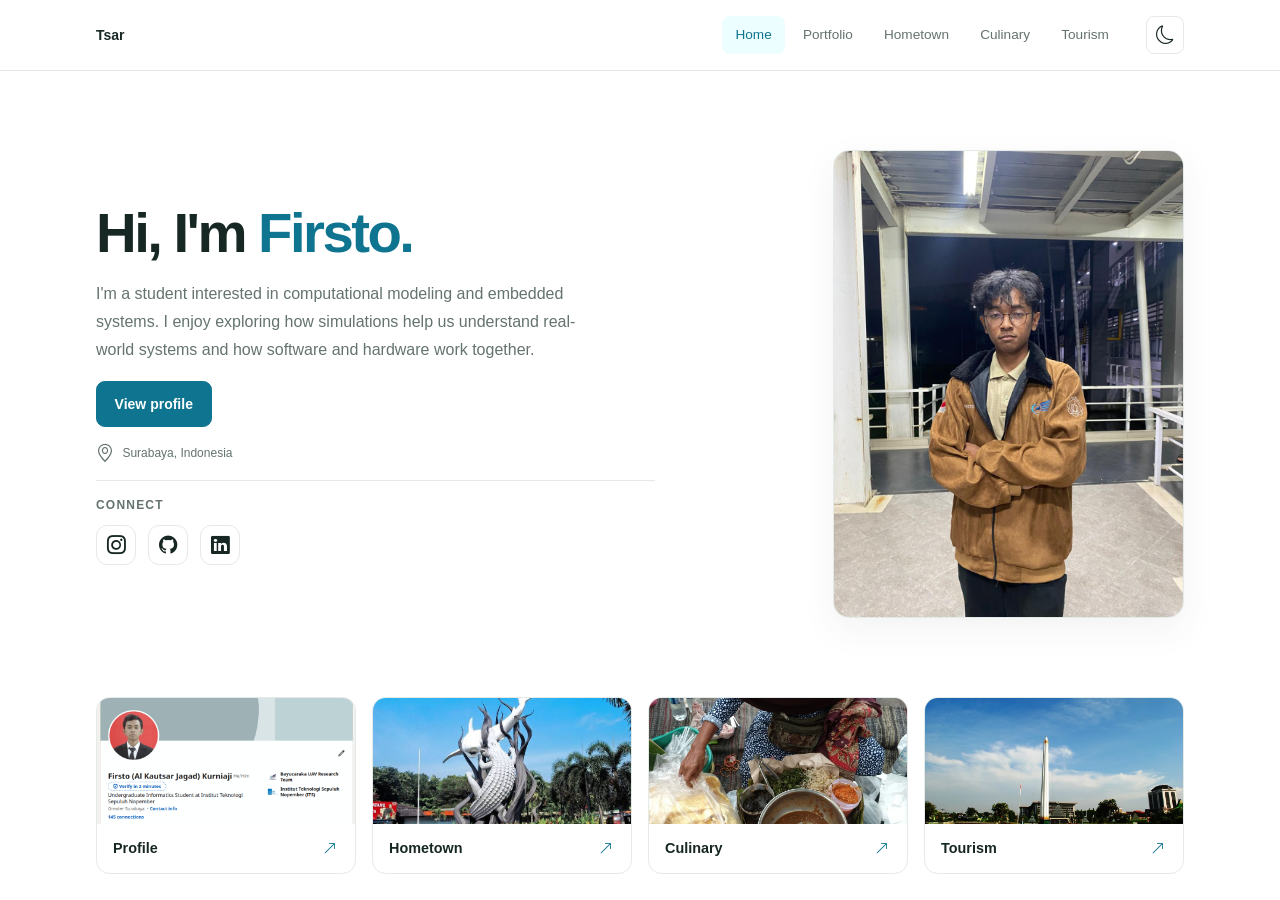
<file: index.html>
<!DOCTYPE html>
<html lang="en">

<head>
  <meta charset="UTF-8">
  <meta http-equiv="refresh" content="0; url=quiz1/">
  <title>Firsto</title>
</head>

<body>
  <a href="quiz1/">Open website</a>
</body>

</html>
</file>
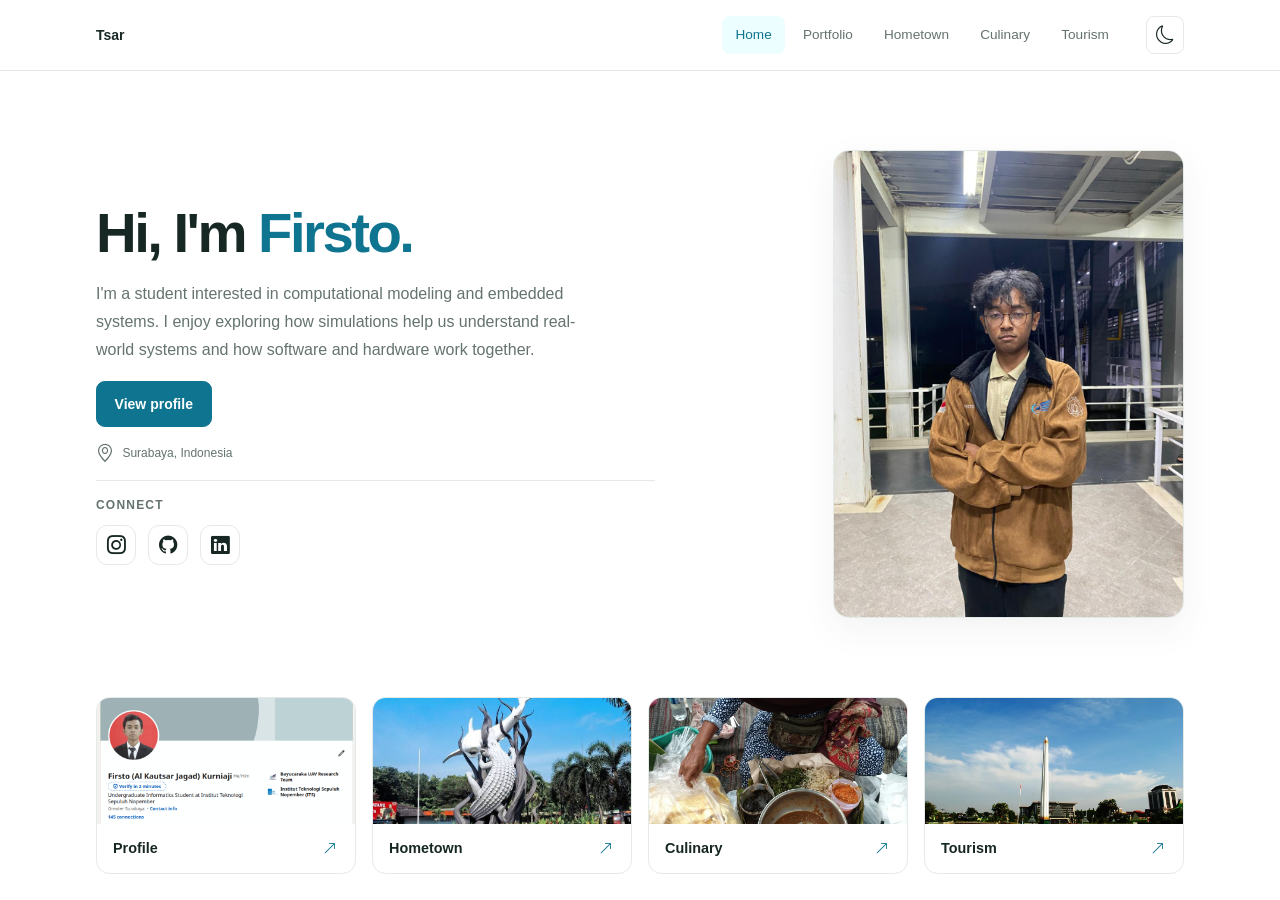
<file: quiz1/index.html>
<!doctype html>
<html lang="en">

<head>
  <meta charset="utf-8">
  <meta name="viewport" content="width=device-width, initial-scale=1">
  <title>Home · Firsto</title>
  <script src="../assets/js/theme.js"></script>
  <link rel="stylesheet" href="../assets/library/tailwindcss/tailwind-4.3.3.css">
  <link rel="stylesheet" href="../assets/library/bootstrap-icons/bootstrap-icons.min.css">
  <link rel="stylesheet" href="../assets/css/base.css">
  <link rel="stylesheet" href="../assets/css/hero.css">
  <link rel="stylesheet" href="../assets/css/nav-card.css">
  <script src="../assets/library/jquery/jquery-4.0.0.min.js" defer></script>
  <script src="../assets/js/site.js" defer></script>
</head>

<body id="top" data-page="home" class="font-sans antialiased">
  <a class="skip-link rounded-lg" href="#main">Skip to content</a>
  <header id="site-header" class="site-header line sticky top-0 z-30 border-b">
    <div class="mx-auto flex max-w-6xl items-center justify-between gap-4 px-6 py-4 lg:px-8">
      <a href="index.html" class="flex min-w-0 items-center gap-3" aria-label="Tsar home">
        <span class="truncate text-sm font-semibold">Tsar</span>
      </a>
      <div class="flex shrink-0 items-center gap-3 sm:gap-6">
        <nav class="hidden items-center gap-1 md:flex" aria-label="Main navigation">
          <a class="nav-link" href="index.html" aria-current="page">Home</a>
          <a class="nav-link" href="profile/index.html">Portfolio</a>
          <a class="nav-link" href="hometown/index.html">Hometown</a>
          <a class="nav-link" href="food/index.html">Culinary</a>
          <a class="nav-link" href="tourist/index.html">Tourism</a>
        </nav>
        <button class="theme-button" id="theme-toggle" type="button" aria-label="Dark theme" aria-pressed="false"
          hidden>
          <span data-theme-icon="light"><i class="bi bi-moon icon" aria-hidden="true"></i></span>
          <span data-theme-icon="dark" hidden><i class="bi bi-sun icon" aria-hidden="true"></i></span>
        </button>
      </div>
    </div>
    <nav id="mobile-menu" class="line flex flex-wrap gap-1 border-t px-6 py-3 md:hidden" aria-label="Mobile navigation">
      <a class="nav-link inline-block" href="index.html" aria-current="page">Home</a>
      <a class="nav-link inline-block" href="profile/index.html">Portfolio</a>
      <a class="nav-link inline-block" href="hometown/index.html">Hometown</a>
      <a class="nav-link inline-block" href="food/index.html">Culinary</a>
      <a class="nav-link inline-block" href="tourist/index.html">Tourism</a>
    </nav>
  </header>
  <main id="main" class="home-shell">
    <section
      class="home-hero mx-auto grid max-w-6xl items-center gap-12 px-6 py-16 md:grid-cols-[1.2fr_1fr] lg:gap-16 lg:px-8 lg:py-24"
      aria-labelledby="hero-title">
      <div class="min-w-0">
        <h1 id="hero-title"
          class="hero-name text-5xl font-semibold leading-[1.08] tracking-[-0.045em] sm:text-6xl lg:text-7xl">
          Hi, I'm <span class="accent">Firsto.</span></h1>
        <p class="muted mt-6 max-w-lg text-base leading-8">I'm a student interested in computational modeling and
          embedded systems. I enjoy exploring how simulations help us understand real-world systems and how software
          and hardware work together.</p>
        <div class="mt-8 flex flex-wrap gap-3">
          <a href="profile/index.html" class="button button-primary">View profile</a>
        </div>
        <p class="muted mt-8 flex items-center gap-2 text-xs"><i class="bi bi-geo-alt icon"
            aria-hidden="true"></i><span>Surabaya, Indonesia</span> </p>

        <section id="contact" class="line mt-8 border-t pt-6" aria-labelledby="connect-title">
          <h2 id="connect-title" class="muted text-xs font-semibold tracking-widest uppercase">Connect</h2>
          <div class="mt-4 flex gap-3">
            <a class="social-link" href="https://www.instagram.com/f_.orang" target="_blank" rel="noopener noreferrer"
              aria-label="Instagram">
              <i class="bi bi-instagram icon" aria-hidden="true"></i>
            </a>
            <a class="social-link" href="https://github.com/tsarvib" target="_blank" rel="noopener noreferrer"
              aria-label="GitHub">
              <i class="bi bi-github icon" aria-hidden="true"></i>
            </a>
            <a class="social-link" href="https://www.linkedin.com/in/firsto-kurniaji-637a05359/" target="_blank"
              rel="noopener noreferrer" aria-label="LinkedIn">
              <i class="bi bi-linkedin icon" aria-hidden="true"></i>
            </a>
          </div>
        </section>
      </div>

      <div class="profile-card hero-photo-card line rounded-2xl border">
        <div class="hero-portrait-frame">
          <img class="hero-portrait" src="../assets/img/fotodiri.jpg" alt="Portrait of Firsto" width="600" height="750">
        </div>
      </div>
    </section>

    <nav class="home-card-nav mx-auto max-w-6xl px-6 lg:px-8" aria-label="Explore the website">
      <a class="section-card" href="profile/index.html">
        <img class="section-card-image" src="../assets/img/nav-cards/portfolio.png" alt="Firsto's LinkedIn profile" width="810" height="516">
        <span class="section-card-label">Profile <i class="bi bi-arrow-up-right icon" aria-hidden="true"></i></span>
      </a>
      <a class="section-card" href="hometown/index.html">
        <img class="section-card-image" src="../assets/img/nav-cards/surabaya.png" alt="Sura and Baya monument in Surabaya" width="679" height="451">
        <span class="section-card-label">Hometown <i class="bi bi-arrow-up-right icon" aria-hidden="true"></i></span>
      </a>
      <a class="section-card" href="food/index.html">
        <img class="section-card-image" src="../assets/img/food/semanggi.webp" alt="A vendor preparing Semanggi Surabaya" width="600" height="400">
        <span class="section-card-label">Culinary <i class="bi bi-arrow-up-right icon" aria-hidden="true"></i></span>
      </a>
      <a class="section-card" href="tourist/index.html">
        <img class="section-card-image" src="../assets/img/tourist/tugupahlawan.webp" alt="Tugu Pahlawan in Surabaya" width="600" height="400">
        <span class="section-card-label">Tourism <i class="bi bi-arrow-up-right icon" aria-hidden="true"></i></span>
      </a>
    </nav>
  </main>

</body>

</html>
</file>
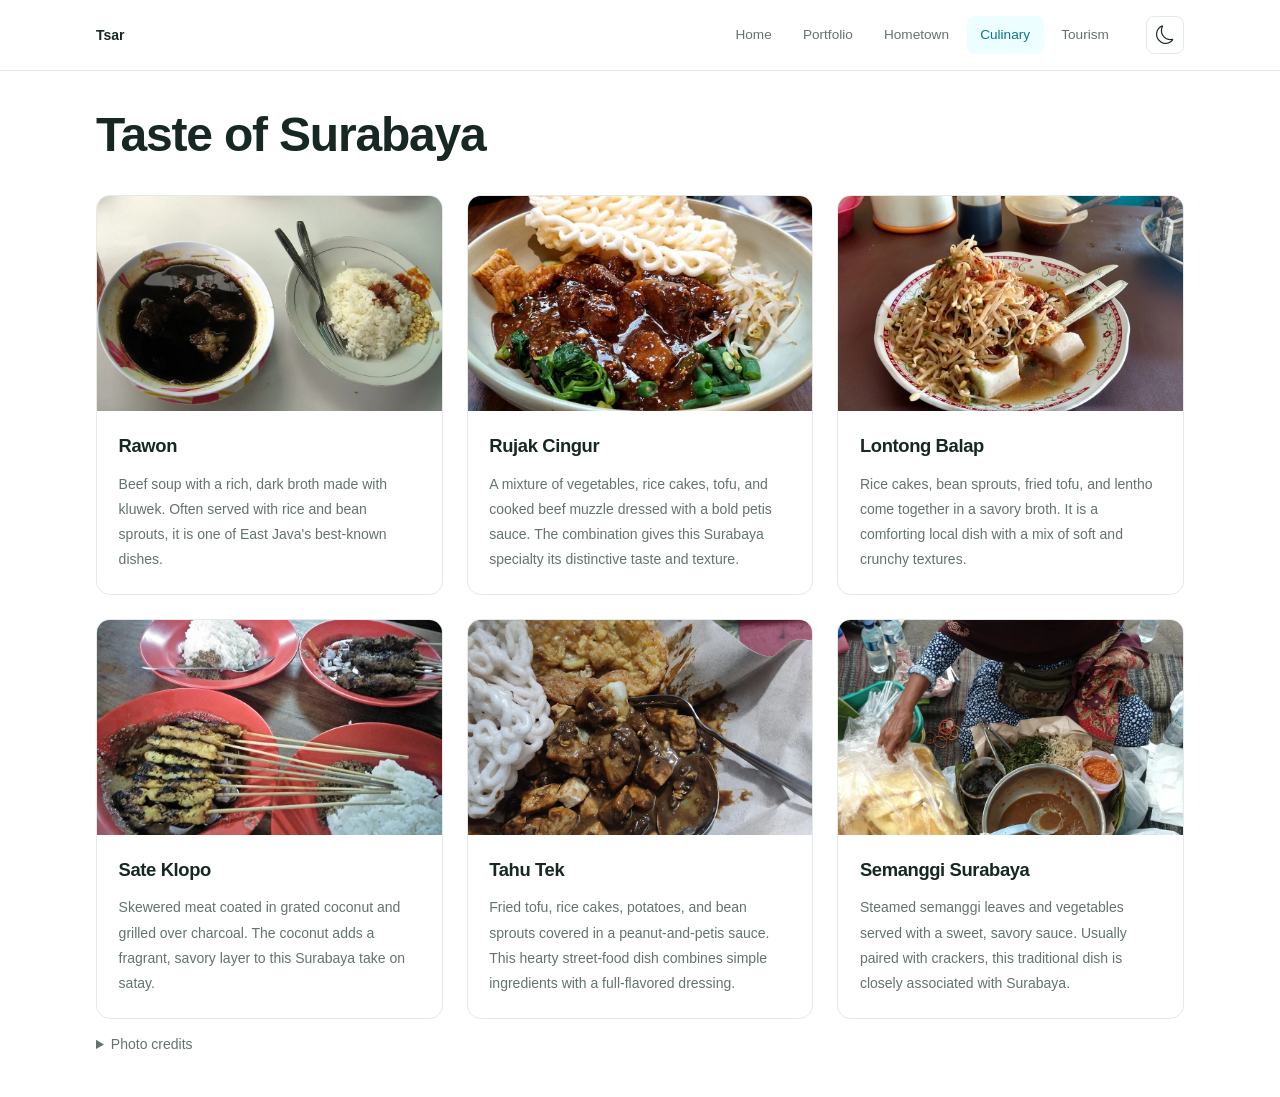
<file: quiz1/food/index.html>
<!doctype html>
<html lang="en">
<head>
  <meta charset="utf-8">
  <meta name="viewport" content="width=device-width, initial-scale=1">
  <title>Culinary · Tsar</title>
  <script src="../../assets/js/theme.js"></script>
  <link rel="stylesheet" href="../../assets/library/tailwindcss/tailwind-4.3.3.css">
  <link rel="stylesheet" href="../../assets/library/bootstrap-icons/bootstrap-icons.min.css">
  <link rel="stylesheet" href="../../assets/css/base.css">
  <link rel="stylesheet" href="../../assets/css/card-grid.css">
  <script src="../../assets/library/jquery/jquery-4.0.0.min.js" defer></script>
  <script src="../../assets/js/site.js" defer></script>
</head>
<body id="top" data-page="food" class="font-sans antialiased">
  <a class="skip-link rounded-lg" href="#main">Skip to content</a>
  <header id="site-header" class="site-header line sticky top-0 z-30 border-b">
    <div class="mx-auto flex max-w-6xl items-center justify-between gap-4 px-6 py-4 lg:px-8">
      <a href="../index.html" class="flex min-w-0 items-center gap-3" aria-label="Tsar home">
        <span class="truncate text-sm font-semibold">Tsar</span>
      </a>
      <div class="flex shrink-0 items-center gap-3 sm:gap-6">
        <nav class="hidden items-center gap-1 md:flex" aria-label="Main navigation">
          <a class="nav-link" href="../index.html">Home</a>
          <a class="nav-link" href="../profile/index.html">Portfolio</a>
          <a class="nav-link" href="../hometown/index.html">Hometown</a>
          <a class="nav-link" href="../food/index.html" aria-current="page">Culinary</a>
          <a class="nav-link" href="../tourist/index.html">Tourism</a>
        </nav>
        <button class="theme-button" id="theme-toggle" type="button" aria-label="Dark theme" aria-pressed="false" hidden>
          <span data-theme-icon="light"><i class="bi bi-moon icon" aria-hidden="true"></i></span>
          <span data-theme-icon="dark" hidden><i class="bi bi-sun icon" aria-hidden="true"></i></span>
        </button>
      </div>
    </div>
    <nav id="mobile-menu" class="line flex flex-wrap gap-1 border-t px-6 py-3 md:hidden" aria-label="Mobile navigation">
          <a class="nav-link inline-block" href="../index.html">Home</a>
          <a class="nav-link inline-block" href="../profile/index.html">Portfolio</a>
          <a class="nav-link inline-block" href="../hometown/index.html">Hometown</a>
          <a class="nav-link inline-block" href="../food/index.html" aria-current="page">Culinary</a>
          <a class="nav-link inline-block" href="../tourist/index.html">Tourism</a>
    </nav>
  </header>
  <main id="main" class="mx-auto max-w-6xl px-6 py-10 lg:px-8">
    <header class="collection-intro">
      <h1 class="text-4xl font-semibold tracking-tight sm:text-5xl">Taste of Surabaya</h1>
    </header>

    <div class="destination-grid">

      <article class="destination-card">
        <img class="destination-photo" src="../../assets/img/food/rawon.webp" alt="Rawon" width="600" height="375" loading="lazy">
        <div class="destination-content">
          <h2 class="destination-name">Rawon</h2>
          <p class="destination-description">Beef soup with a rich, dark broth made with kluwek. Often served with rice and bean sprouts, it is one of East Java&#x27;s best-known dishes.</p>
        </div>
      </article>

      <article class="destination-card">
        <img class="destination-photo" src="../../assets/img/food/rujakcingur.webp" alt="Rujak Cingur" width="600" height="375" loading="lazy">
        <div class="destination-content">
          <h2 class="destination-name">Rujak Cingur</h2>
          <p class="destination-description">A mixture of vegetables, rice cakes, tofu, and cooked beef muzzle dressed with a bold petis sauce. The combination gives this Surabaya specialty its distinctive taste and texture.</p>
        </div>
      </article>

      <article class="destination-card">
        <img class="destination-photo" src="../../assets/img/food/lontongbalap.webp" alt="Lontong Balap" width="600" height="375" loading="lazy">
        <div class="destination-content">
          <h2 class="destination-name">Lontong Balap</h2>
          <p class="destination-description">Rice cakes, bean sprouts, fried tofu, and lentho come together in a savory broth. It is a comforting local dish with a mix of soft and crunchy textures.</p>
        </div>
      </article>

      <article class="destination-card">
        <img class="destination-photo" src="../../assets/img/food/sateklopo.webp" alt="Sate Klopo" width="600" height="375" loading="lazy">
        <div class="destination-content">
          <h2 class="destination-name">Sate Klopo</h2>
          <p class="destination-description">Skewered meat coated in grated coconut and grilled over charcoal. The coconut adds a fragrant, savory layer to this Surabaya take on satay.</p>
        </div>
      </article>

      <article class="destination-card">
        <img class="destination-photo" src="../../assets/img/food/tahutek.webp" alt="Tahu Tek" width="600" height="375" loading="lazy">
        <div class="destination-content">
          <h2 class="destination-name">Tahu Tek</h2>
          <p class="destination-description">Fried tofu, rice cakes, potatoes, and bean sprouts covered in a peanut-and-petis sauce. This hearty street-food dish combines simple ingredients with a full-flavored dressing.</p>
        </div>
      </article>

      <article class="destination-card">
        <img class="destination-photo" src="../../assets/img/food/semanggi.webp" alt="A vendor preparing Semanggi Surabaya with vegetables and sauce" width="600" height="375" loading="lazy">
        <div class="destination-content">
          <h2 class="destination-name">Semanggi Surabaya</h2>
          <p class="destination-description">Steamed semanggi leaves and vegetables served with a sweet, savory sauce. Usually paired with crackers, this traditional dish is closely associated with Surabaya.</p>
        </div>
      </article>
    </div>
    <details class="destination-description">
      <summary>Photo credits</summary>
        <p><a class="destination-link" href="https://commons.wikimedia.org/wiki/File:Rawon_Setan.jpg" target="_blank" rel="noopener noreferrer">rawon</a> — christian r from Jakarta, <a href="https://creativecommons.org/licenses/by-sa/2.0" target="_blank" rel="noopener noreferrer">CC BY-SA 2.0</a>; cropped and resized.</p>
        <p><a class="destination-link" href="https://commons.wikimedia.org/wiki/File:Rujak_Cingur_khas_Jawa_Timur,Indonesia_dengan_kombinasi_sayuran_dan_kerupuk_sebagai_pelengkap.jpg" target="_blank" rel="noopener noreferrer">rujakcingur</a> — Kakakku keren, <a href="https://creativecommons.org/licenses/by-sa/4.0" target="_blank" rel="noopener noreferrer">CC BY-SA 4.0</a>; cropped and resized.</p>
        <p><a class="destination-link" href="https://commons.wikimedia.org/wiki/File:20170125_105849283_Lontong_balap.jpg" target="_blank" rel="noopener noreferrer">lontongbalap</a> — Lasthib, <a href="https://creativecommons.org/licenses/by-sa/4.0" target="_blank" rel="noopener noreferrer">CC BY-SA 4.0</a>; cropped and resized.</p>
        <p><a class="destination-link" href="https://commons.wikimedia.org/wiki/File:Sate_Kelapa.jpg" target="_blank" rel="noopener noreferrer">sateklopo</a> — Fitri Penyalai, <a href="https://creativecommons.org/licenses/by-sa/4.0" target="_blank" rel="noopener noreferrer">CC BY-SA 4.0</a>; cropped and resized.</p>
        <p><a class="destination-link" href="https://commons.wikimedia.org/wiki/File:Tahu_Th%C3%A8g_Tahu_Bumbu_Lonthong_Bumbu_atau_Tahu_Tek_Tahu_Telor.jpg" target="_blank" rel="noopener noreferrer">tahutek</a> — Fhikri Latifi, <a href="http://creativecommons.org/publicdomain/zero/1.0/deed.en" target="_blank" rel="noopener noreferrer">CC0</a>; cropped and resized.</p>
        <p><a class="destination-link" href="https://commons.wikimedia.org/wiki/File:20161130_100547989_Semanggi.jpg" target="_blank" rel="noopener noreferrer">semanggi</a> — Lasthib, <a href="https://creativecommons.org/licenses/by-sa/4.0" target="_blank" rel="noopener noreferrer">CC BY-SA 4.0</a>; cropped and resized.</p>
    </details>
  </main>
</body>
</html>
</file>
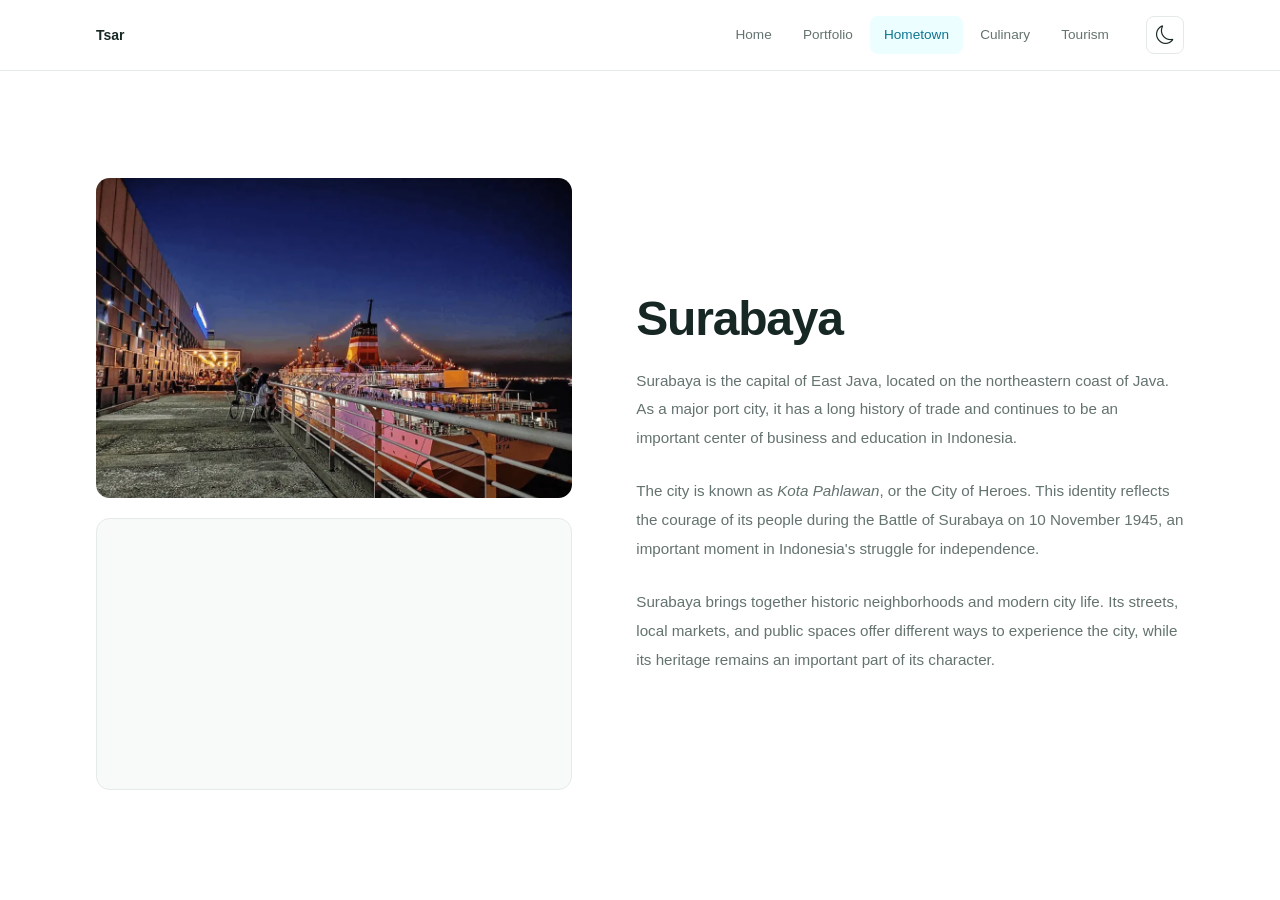
<file: quiz1/hometown/index.html>
<!doctype html>
<html lang="en">
<head>
  <meta charset="utf-8">
  <meta name="viewport" content="width=device-width, initial-scale=1">
  <title>Hometown · Tsar</title>
  <script src="../../assets/js/theme.js"></script>
  <link rel="stylesheet" href="../../assets/library/tailwindcss/tailwind-4.3.3.css">
  <link rel="stylesheet" href="../../assets/library/bootstrap-icons/bootstrap-icons.min.css">
  <link rel="stylesheet" href="../../assets/css/base.css">
  <link rel="stylesheet" href="../../assets/css/pages/hometown.css">
  <script src="../../assets/library/jquery/jquery-4.0.0.min.js" defer></script>
  <script src="../../assets/js/site.js" defer></script>
</head>
<body id="top" data-page="hometown" class="font-sans antialiased">
  <a class="skip-link rounded-lg" href="#main">Skip to content</a>
  <header id="site-header" class="site-header line sticky top-0 z-30 border-b">
    <div class="mx-auto flex max-w-6xl items-center justify-between gap-4 px-6 py-4 lg:px-8">
      <a href="../index.html" class="flex min-w-0 items-center gap-3" aria-label="Tsar home">
        <span class="truncate text-sm font-semibold">Tsar</span>
      </a>
      <div class="flex shrink-0 items-center gap-3 sm:gap-6">
        <nav class="hidden items-center gap-1 md:flex" aria-label="Main navigation">
          <a class="nav-link" href="../index.html">Home</a>
          <a class="nav-link" href="../profile/index.html">Portfolio</a>
          <a class="nav-link" href="../hometown/index.html" aria-current="page">Hometown</a>
          <a class="nav-link" href="../food/index.html">Culinary</a>
          <a class="nav-link" href="../tourist/index.html">Tourism</a>
        </nav>
        <button class="theme-button" id="theme-toggle" type="button" aria-label="Dark theme" aria-pressed="false" hidden>
          <span data-theme-icon="light"><i class="bi bi-moon icon" aria-hidden="true"></i></span>
          <span data-theme-icon="dark" hidden><i class="bi bi-sun icon" aria-hidden="true"></i></span>
        </button>
      </div>
    </div>
    <nav id="mobile-menu" class="line flex flex-wrap gap-1 border-t px-6 py-3 md:hidden" aria-label="Mobile navigation">
          <a class="nav-link inline-block" href="../index.html">Home</a>
          <a class="nav-link inline-block" href="../profile/index.html">Portfolio</a>
          <a class="nav-link inline-block" href="../hometown/index.html" aria-current="page">Hometown</a>
          <a class="nav-link inline-block" href="../food/index.html">Culinary</a>
          <a class="nav-link inline-block" href="../tourist/index.html">Tourism</a>
    </nav>
  </header>
  <main id="main" class="hometown-page mx-auto max-w-6xl px-6 py-10 lg:px-8">
    <div class="hometown-layout">
      <div class="hometown-media">
        <img class="hometown-photo" src="../../assets/img/tourist/surabayanorthquay.webp"
          alt="Surabaya North Quay" width="600" height="400">
        <iframe class="hometown-map"
          src="https://www.google.com/maps?q=Surabaya%2C%20East%20Java%2C%20Indonesia&amp;z=12&amp;output=embed"
          title="Interactive map of Surabaya, East Java, Indonesia"
          loading="lazy" referrerpolicy="no-referrer-when-downgrade" allowfullscreen></iframe>
      </div>

      <section class="hometown-description" aria-labelledby="hometown-title">
        <h1 id="hometown-title" class="text-4xl font-semibold tracking-tight sm:text-5xl">Surabaya</h1>

        <p>Surabaya is the capital of East Java, located on the northeastern coast of Java. As a major port city, it has a long history of trade and continues to be an important center of business and education in Indonesia.</p>
        <p>The city is known as <em>Kota Pahlawan</em>, or the City of Heroes. This identity reflects the courage of its people during the Battle of Surabaya on 10 November 1945, an important moment in Indonesia's struggle for independence.</p>
        <p>Surabaya brings together historic neighborhoods and modern city life. Its streets, local markets, and public spaces offer different ways to experience the city, while its heritage remains an important part of its character.</p>
      </section>
    </div>
  </main>
</body>
</html>
</file>
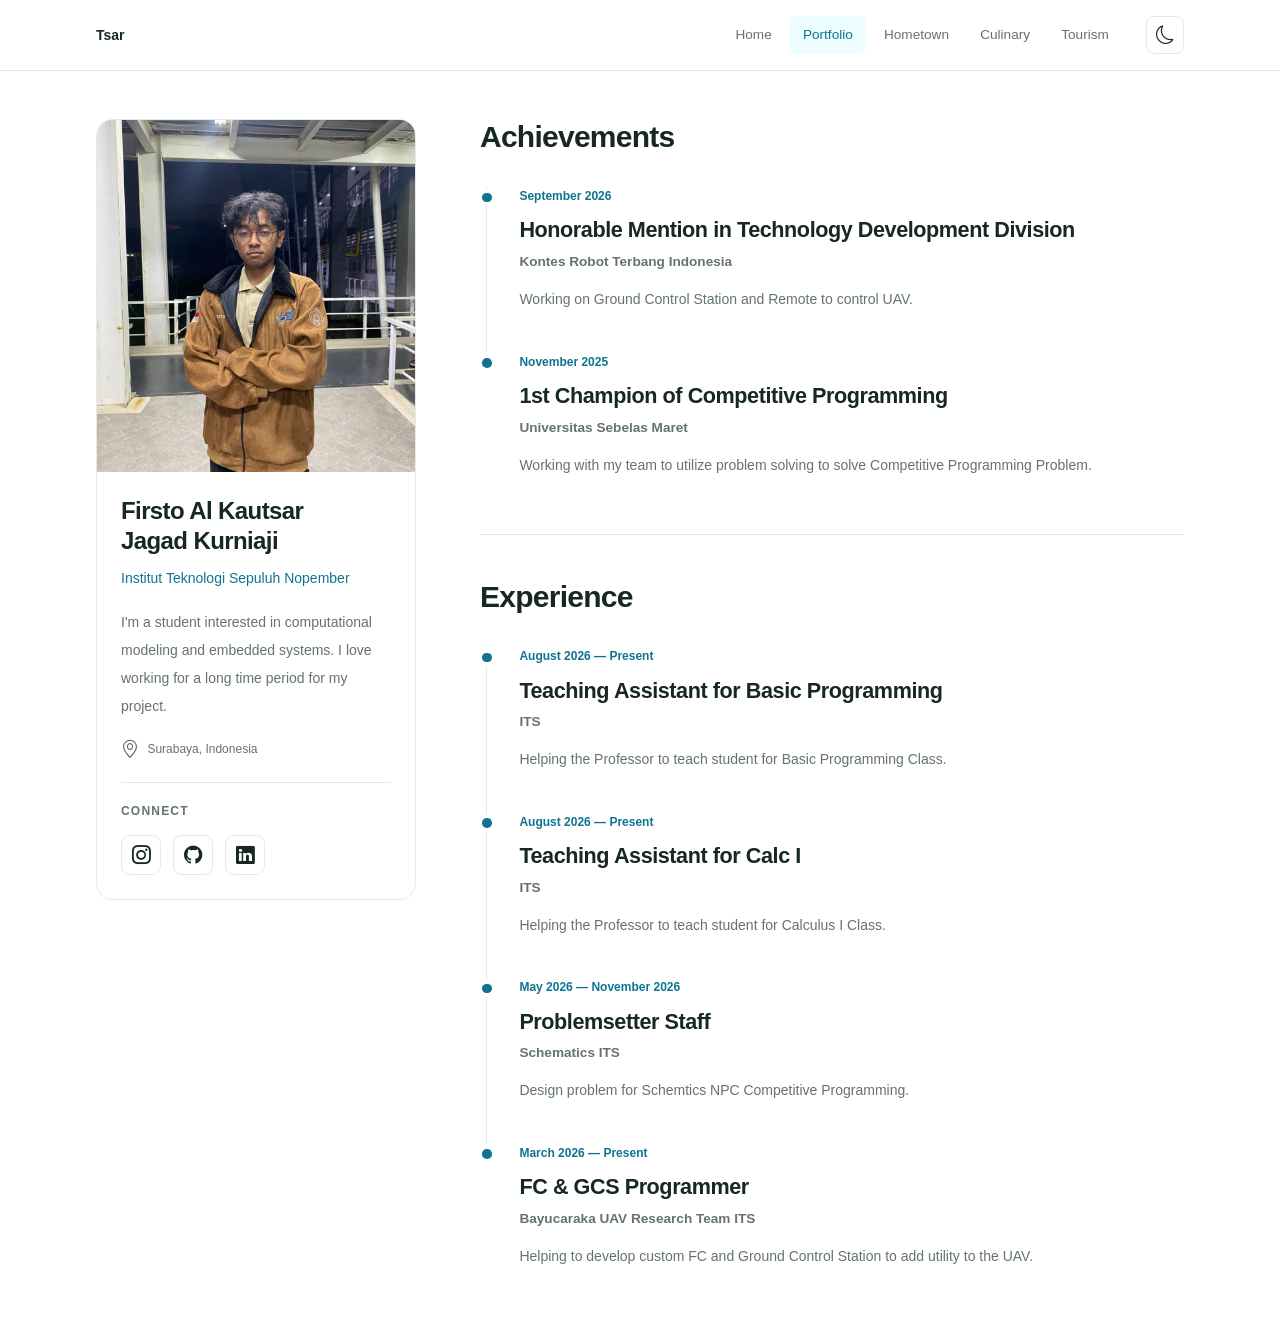
<file: quiz1/profile/index.html>
<!doctype html>
<html lang="en">

<head>
  <meta charset="utf-8">
  <meta name="viewport" content="width=device-width, initial-scale=1">
  <meta name="description" content="Get to know Firsto: a personal introduction, achievements, and experience.">
  <title>Profile · Firsto</title>
  <script src="../../assets/js/theme.js"></script>
  <link rel="stylesheet" href="../../assets/library/tailwindcss/tailwind-4.3.3.css">
  <link rel="stylesheet" href="../../assets/library/bootstrap-icons/bootstrap-icons.min.css">
  <link rel="stylesheet" href="../../assets/css/base.css">
  <link rel="stylesheet" href="../../assets/css/pages/profile.css">
  <script src="../../assets/library/jquery/jquery-4.0.0.min.js" defer></script>
  <script src="../../assets/js/site.js" defer></script>
</head>

<body id="top" data-page="portfolio" class="font-sans antialiased">
  <a class="skip-link rounded-lg" href="#main">Skip to content</a>
  <header id="site-header" class="site-header line sticky top-0 z-30 border-b">
    <div class="mx-auto flex max-w-6xl items-center justify-between gap-4 px-6 py-4 lg:px-8">
      <a href="../index.html" class="flex min-w-0 items-center gap-3" aria-label="Tsar home">
        <span class="truncate text-sm font-semibold">Tsar</span>
      </a>
      <div class="flex shrink-0 items-center gap-3 sm:gap-6">
        <nav class="hidden items-center gap-1 md:flex" aria-label="Main navigation">
          <a class="nav-link" href="../index.html">Home</a>
          <a class="nav-link" href="../profile/index.html" aria-current="page">Portfolio</a>
          <a class="nav-link" href="../hometown/index.html">Hometown</a>
          <a class="nav-link" href="../food/index.html">Culinary</a>
          <a class="nav-link" href="../tourist/index.html">Tourism</a>
        </nav>
        <button class="theme-button" id="theme-toggle" type="button" aria-label="Dark theme" aria-pressed="false"
          hidden>
          <span data-theme-icon="light"><i class="bi bi-moon icon" aria-hidden="true"></i></span>
          <span data-theme-icon="dark" hidden><i class="bi bi-sun icon" aria-hidden="true"></i></span>
        </button>
      </div>
    </div>
    <nav id="mobile-menu" class="line flex flex-wrap gap-1 border-t px-6 py-3 md:hidden" aria-label="Mobile navigation">
      <a class="nav-link inline-block" href="../index.html">Home</a>
      <a class="nav-link inline-block" href="../profile/index.html" aria-current="page">Portfolio</a>
      <a class="nav-link inline-block" href="../hometown/index.html">Hometown</a>
      <a class="nav-link inline-block" href="../food/index.html">Culinary</a>
      <a class="nav-link inline-block" href="../tourist/index.html">Tourism</a>
    </nav>
  </header>
  <main id="main" class="mx-auto max-w-6xl px-6 py-10 lg:px-8 lg:py-12">
    <div class="profile-layout">

      <aside class="profile-sidebar" aria-labelledby="profile-name">
        <div class="profile-summary line rounded-2xl border">
          <div class="profile-photo-frame">

            <img class="profile-photo" src="../../assets/img/fotodiri.jpg" width="600" height="750">
          </div>
          <div class="p-6">
            <h1 id="profile-name" class="text-2xl font-semibold leading-tight tracking-tight">Firsto Al Kautsar<br>Jagad
              Kurniaji</h1>
            <p class="accent mt-3 text-sm font-medium">Institut Teknologi Sepuluh Nopember</p>
            <p class="muted mt-5 text-sm leading-7">I'm a student interested in computational modeling and embedded
              systems. I love working for a long time period for my project.</p>
            <p class="muted mt-5 flex items-center gap-2 text-xs">
              <i class="bi bi-geo-alt icon" aria-hidden="true"></i>Surabaya, Indonesia
            </p>

            <section id="contact" class="line mt-6 border-t pt-5" aria-labelledby="connect-title">
              <h2 id="connect-title" class="muted text-xs font-semibold uppercase tracking-widest">Connect</h2>
              <div class="mt-4 flex gap-3">

                <a class="profile-social" href="https://www.instagram.com/" target="_blank" rel="noopener noreferrer"
                  aria-label="Instagram"><i class="bi bi-instagram icon" aria-hidden="true"></i></a>
                <a class="profile-social" href="https://github.com/" target="_blank" rel="noopener noreferrer"
                  aria-label="GitHub"><i class="bi bi-github icon" aria-hidden="true"></i></a>
                <a class="profile-social" href="https://www.linkedin.com/" target="_blank" rel="noopener noreferrer"
                  aria-label="LinkedIn"><i class="bi bi-linkedin icon" aria-hidden="true"></i></a>
              </div>
            </section>
          </div>
        </div>
      </aside>

      <div class="profile-history">
        <section id="achievements" aria-labelledby="achievements-title">
          <div class="profile-section-heading">
            <h2 id="achievements-title" class="text-2xl font-semibold tracking-tight sm:text-3xl">Achievements</h2>
          </div>
          <ol class="profile-timeline">

            <li class="timeline-item">
              <p class="timeline-date">September 2026</p>
              <h3 class="timeline-title">Honorable Mention in Technology Development Division</h3>
              <p class="timeline-organization">Kontes Robot Terbang Indonesia</p>
              <p class="timeline-description">Working on Ground Control Station and Remote to control UAV.</p>
            </li>
            <li class="timeline-item">
              <p class="timeline-date">November 2025</p>
              <h3 class="timeline-title">1st Champion of Competitive Programming</h3>
              <p class="timeline-organization">Universitas Sebelas Maret</p>
              <p class="timeline-description">Working with my team to utilize problem solving to solve Competitive
                Programming Problem.</p>
            </li>
          </ol>
        </section>

        <section id="experience" class="profile-experience" aria-labelledby="experience-title">
          <div class="profile-section-heading">
            <h2 id="experience-title" class="text-2xl font-semibold tracking-tight sm:text-3xl">Experience</h2>
          </div>
          <ol id="experience-list" class="profile-timeline">
            <li class="timeline-item">
              <p class="timeline-date">August 2026 — Present</p>
              <h3 class="timeline-title">Teaching Assistant for Basic Programming</h3>
              <p class="timeline-organization">ITS</p>
              <p class="timeline-description">Helping the Professor to teach student for Basic Programming Class.</p>
            </li>
            <li class="timeline-item">
              <p class="timeline-date">August 2026 — Present</p>
              <h3 class="timeline-title">Teaching Assistant for Calc I</h3>
              <p class="timeline-organization">ITS</p>
              <p class="timeline-description">Helping the Professor to teach student for Calculus I Class.</p>
            </li>
            <li class="timeline-item">
              <p class="timeline-date">May 2026 — November 2026</p>
              <h3 class="timeline-title">Problemsetter Staff</h3>
              <p class="timeline-organization">Schematics ITS</p>
              <p class="timeline-description">Design problem for Schemtics NPC Competitive Programming.</p>
            </li>
            <li class="timeline-item">
              <p class="timeline-date">March 2026 — Present</p>
              <h3 class="timeline-title">FC & GCS Programmer</h3>
              <p class="timeline-organization">Bayucaraka UAV Research Team ITS</p>
              <p class="timeline-description">Helping to develop custom FC and Ground Control Station to add utility to
                the UAV.</p>
            </li>
          </ol>
        </section>
      </div>
    </div>
  </main>
</body>

</html>
</file>
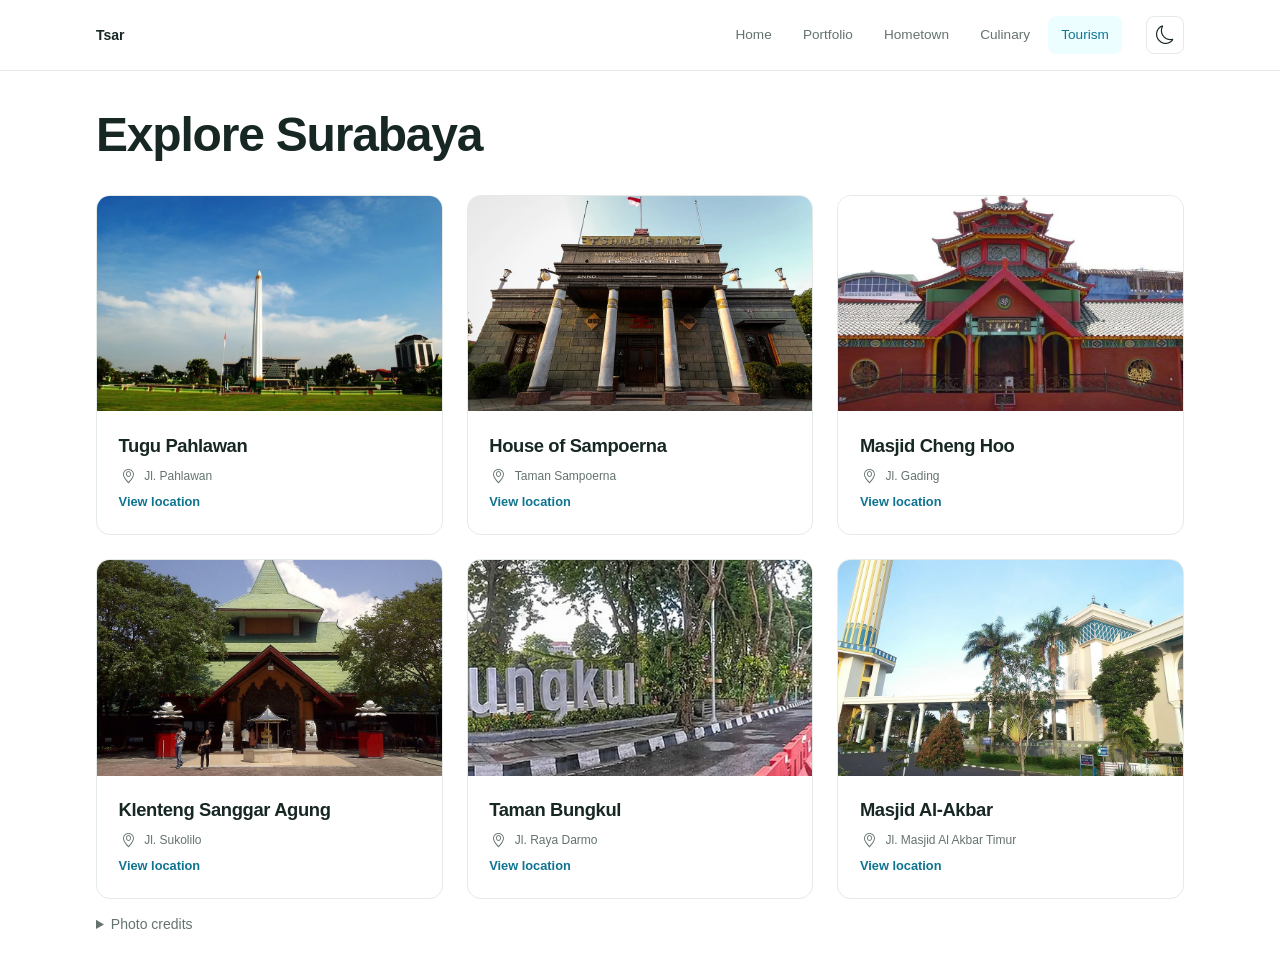
<file: quiz1/tourist/index.html>
<!doctype html>
<html lang="en">
<head>
  <meta charset="utf-8">
  <meta name="viewport" content="width=device-width, initial-scale=1">
  <title>Tourism · Tsar</title>
  <script src="../../assets/js/theme.js"></script>
  <link rel="stylesheet" href="../../assets/library/tailwindcss/tailwind-4.3.3.css">
  <link rel="stylesheet" href="../../assets/library/bootstrap-icons/bootstrap-icons.min.css">
  <link rel="stylesheet" href="../../assets/css/base.css">
  <link rel="stylesheet" href="../../assets/css/card-grid.css">
  <script src="../../assets/library/jquery/jquery-4.0.0.min.js" defer></script>
  <script src="../../assets/js/site.js" defer></script>
</head>
<body id="top" data-page="tourist" class="font-sans antialiased">
  <a class="skip-link rounded-lg" href="#main">Skip to content</a>
  <header id="site-header" class="site-header line sticky top-0 z-30 border-b">
    <div class="mx-auto flex max-w-6xl items-center justify-between gap-4 px-6 py-4 lg:px-8">
      <a href="../index.html" class="flex min-w-0 items-center gap-3" aria-label="Tsar home">
        <span class="truncate text-sm font-semibold">Tsar</span>
      </a>
      <div class="flex shrink-0 items-center gap-3 sm:gap-6">
        <nav class="hidden items-center gap-1 md:flex" aria-label="Main navigation">
          <a class="nav-link" href="../index.html">Home</a>
          <a class="nav-link" href="../profile/index.html">Portfolio</a>
          <a class="nav-link" href="../hometown/index.html">Hometown</a>
          <a class="nav-link" href="../food/index.html">Culinary</a>
          <a class="nav-link" href="../tourist/index.html" aria-current="page">Tourism</a>
        </nav>
        <button class="theme-button" id="theme-toggle" type="button" aria-label="Dark theme" aria-pressed="false" hidden>
          <span data-theme-icon="light"><i class="bi bi-moon icon" aria-hidden="true"></i></span>
          <span data-theme-icon="dark" hidden><i class="bi bi-sun icon" aria-hidden="true"></i></span>
        </button>
      </div>
    </div>
    <nav id="mobile-menu" class="line flex flex-wrap gap-1 border-t px-6 py-3 md:hidden" aria-label="Mobile navigation">
          <a class="nav-link inline-block" href="../index.html">Home</a>
          <a class="nav-link inline-block" href="../profile/index.html">Portfolio</a>
          <a class="nav-link inline-block" href="../hometown/index.html">Hometown</a>
          <a class="nav-link inline-block" href="../food/index.html">Culinary</a>
          <a class="nav-link inline-block" href="../tourist/index.html" aria-current="page">Tourism</a>
    </nav>
  </header>
  <main id="main" class="mx-auto max-w-6xl px-6 py-10 lg:px-8">
    <header class="collection-intro">
      <h1 class="text-4xl font-semibold tracking-tight sm:text-5xl">Explore Surabaya</h1>
    </header>

    <div class="destination-grid">

      <article class="destination-card">
        <img class="destination-photo" src="../../assets/img/tourist/tugupahlawan.webp" alt="Tugu Pahlawan" width="600" height="375" loading="lazy">
        <div class="destination-content">
          <h2 class="destination-name">Tugu Pahlawan</h2>
          <div class="destination-details">
            <p class="destination-location"><i class="bi bi-geo-alt icon" aria-hidden="true"></i>Jl. Pahlawan</p>
            <a class="destination-link" href="https://www.google.com/maps/search/?api=1&amp;query=Tugu%20Pahlawan%20Surabaya" target="_blank" rel="noopener noreferrer" aria-label="View location: Tugu Pahlawan">View location</a>
          </div>
        </div>
      </article>

      <article class="destination-card">
        <img class="destination-photo" src="../../assets/img/tourist/houseofsampoerna.webp" alt="House of Sampoerna" width="600" height="375" loading="lazy">
        <div class="destination-content">
          <h2 class="destination-name">House of Sampoerna</h2>
          <div class="destination-details">
            <p class="destination-location"><i class="bi bi-geo-alt icon" aria-hidden="true"></i>Taman Sampoerna</p>
            <a class="destination-link" href="https://www.google.com/maps/search/?api=1&amp;query=House%20of%20Sampoerna%20Surabaya" target="_blank" rel="noopener noreferrer" aria-label="View location: House of Sampoerna">View location</a>
          </div>
        </div>
      </article>

      <article class="destination-card">
        <img class="destination-photo" src="../../assets/img/tourist/chenghoo.webp" alt="Masjid Cheng Hoo" width="600" height="375" loading="lazy">
        <div class="destination-content">
          <h2 class="destination-name">Masjid Cheng Hoo</h2>
          <div class="destination-details">
            <p class="destination-location"><i class="bi bi-geo-alt icon" aria-hidden="true"></i>Jl. Gading</p>
            <a class="destination-link" href="https://www.google.com/maps/search/?api=1&amp;query=Masjid%20Cheng%20Hoo%20Surabaya" target="_blank" rel="noopener noreferrer" aria-label="View location: Masjid Cheng Hoo">View location</a>
          </div>
        </div>
      </article>

      <article class="destination-card">
        <img class="destination-photo" src="../../assets/img/tourist/sanggaragung.webp" alt="Klenteng Sanggar Agung" width="600" height="375" loading="lazy">
        <div class="destination-content">
          <h2 class="destination-name">Klenteng Sanggar Agung</h2>
          <div class="destination-details">
            <p class="destination-location"><i class="bi bi-geo-alt icon" aria-hidden="true"></i>Jl. Sukolilo</p>
            <a class="destination-link" href="https://www.google.com/maps/search/?api=1&amp;query=Klenteng%20Sanggar%20Agung%20Surabaya" target="_blank" rel="noopener noreferrer" aria-label="View location: Klenteng Sanggar Agung">View location</a>
          </div>
        </div>
      </article>

      <article class="destination-card">
        <img class="destination-photo" src="../../assets/img/tourist/tamanbungkul.webp" alt="Taman Bungkul" width="600" height="375" loading="lazy">
        <div class="destination-content">
          <h2 class="destination-name">Taman Bungkul</h2>
          <div class="destination-details">
            <p class="destination-location"><i class="bi bi-geo-alt icon" aria-hidden="true"></i>Jl. Raya Darmo</p>
            <a class="destination-link" href="https://www.google.com/maps/search/?api=1&amp;query=Taman%20Bungkul%20Surabaya" target="_blank" rel="noopener noreferrer" aria-label="View location: Taman Bungkul">View location</a>
          </div>
        </div>
      </article>

      <article class="destination-card">
        <img class="destination-photo" src="../../assets/img/tourist/alakbar.webp" alt="Masjid Al-Akbar" width="600" height="375" loading="lazy">
        <div class="destination-content">
          <h2 class="destination-name">Masjid Al-Akbar</h2>
          <div class="destination-details">
            <p class="destination-location"><i class="bi bi-geo-alt icon" aria-hidden="true"></i>Jl. Masjid Al Akbar Timur</p>
            <a class="destination-link" href="https://www.google.com/maps/search/?api=1&amp;query=Masjid%20Al-Akbar%20Surabaya" target="_blank" rel="noopener noreferrer" aria-label="View location: Masjid Al-Akbar">View location</a>
          </div>
        </div>
      </article>
    </div>
    <details class="destination-description">
      <summary>Photo credits</summary>
        <p><a class="destination-link" href="https://commons.wikimedia.org/wiki/File:Tugu_Pahlawan_Surabaya.jpg" target="_blank" rel="noopener noreferrer">tugupahlawan</a> — sbamueller, <a href="https://creativecommons.org/licenses/by-sa/2.0" target="_blank" rel="noopener noreferrer">CC BY-SA 2.0</a>; cropped and resized.</p>
        <p><a class="destination-link" href="https://commons.wikimedia.org/wiki/File:House_of_Sampoerna_Mei_2015.jpg" target="_blank" rel="noopener noreferrer">houseofsampoerna</a> — consigliere ivan from Bontang, Indonesia, <a href="https://creativecommons.org/licenses/by-sa/2.0" target="_blank" rel="noopener noreferrer">CC BY-SA 2.0</a>; cropped and resized.</p>
        <p><a class="destination-link" href="https://commons.wikimedia.org/wiki/File:Cheng_ho.jpg" target="_blank" rel="noopener noreferrer">chenghoo</a> — JV052Nikken, <a href="https://creativecommons.org/licenses/by-sa/3.0" target="_blank" rel="noopener noreferrer">CC BY-SA 3.0</a>; cropped and resized.</p>
        <p><a class="destination-link" href="https://commons.wikimedia.org/wiki/File:The_front_side_of_Sanggar_Agung_Temple,_Surabaya-Indonesia,_which_is_facing_the_sea.jpg" target="_blank" rel="noopener noreferrer">sanggaragung</a> — Okkisafire, <a href="https://creativecommons.org/licenses/by-sa/3.0" target="_blank" rel="noopener noreferrer">CC BY-SA 3.0</a>; cropped and resized.</p>
        <p><a class="destination-link" href="https://commons.wikimedia.org/wiki/File:Kuranaga_taman_bungkul_panorama_Edit.jpg" target="_blank" rel="noopener noreferrer">tamanbungkul</a> — Kuranaga0derajat, <a href="https://creativecommons.org/licenses/by-sa/4.0" target="_blank" rel="noopener noreferrer">CC BY-SA 4.0</a>; cropped and resized.</p>
        <p><a class="destination-link" href="https://commons.wikimedia.org/wiki/File:Masjid_Nasional_Al-Akbar_Surabaya-4.jpg" target="_blank" rel="noopener noreferrer">alakbar</a> — Indonesiagood, <a href="https://creativecommons.org/licenses/by/4.0" target="_blank" rel="noopener noreferrer">CC BY 4.0</a>; cropped and resized.</p>
    </details>
  </main>
</body>
</html>
</file>
<file: assets/css/base.css>
:root {
  color-scheme: light;
  --canvas: #fff;
  --surface: #f8faf9;
  --ink: #172724;
  --muted: #64736f;
  --border: #e3eae7;
  --accent: #0e7490;
  --accent-soft: #ecfeff;
}
[data-theme="dark"] {
  color-scheme: dark;
  --canvas: #111a18;
  --surface: #182420;
  --ink: #e7f1ed;
  --muted: #a5b8ae;
  --border: #2e4037;
  --accent: #67e8f9;
  --accent-soft: #164e63;
}
html { scroll-behavior: smooth; scroll-padding-top: 6rem; }
body { background: var(--canvas); color: var(--ink); }
::selection { background: #a5f3fc; color: #164e63; }
button, a { -webkit-tap-highlight-color: transparent; }
button { cursor: pointer; }
:focus-visible { outline: 3px solid var(--accent); outline-offset: 5px; }
[hidden] { display: none !important; }
.muted { color: var(--muted); }
.accent { color: var(--accent); }
.line { border-color: var(--border); }
.button { display: inline-flex; align-items: center; justify-content: center; gap: .65rem; min-height: 2.75rem; padding: .7rem 1.1rem; border-radius: .55rem; font-size: .875rem; font-weight: 600; border: 1px solid var(--border); transition: background .18s, transform .18s; }
.button:hover { background: var(--surface); transform: translateY(-1px); }
.button-primary { background: #0e7490; border-color: #0e7490; color: #fff; }
.button-primary:hover { background: #155e75; }
.icon { display: inline-flex; align-items: center; justify-content: center; width: 1.15rem; height: 1.15rem; flex: none; font-size: 1.15rem; line-height: 1; }
.skip-link { position: fixed; left: 1rem; top: -5rem; z-index: 100; background: var(--canvas); padding: .7rem 1rem; }
.skip-link:focus { top: 1rem; }
.nav-link { padding: .55rem .85rem; font-size: .85rem; font-weight: 500; color: var(--muted); border-radius: .5rem; }
.nav-link:hover, .nav-link[aria-current="page"] { color: var(--accent); background: var(--accent-soft); }
.site-header { background: var(--canvas); }
.theme-button { display: grid; place-items: center; height: 2.35rem; width: 2.35rem; padding: 0; flex: none; border: 1px solid var(--border); border-radius: .5rem; }
.theme-button [data-theme-icon] { display: grid; place-items: center; line-height: 1; }
.theme-button .bi::before { display: block; vertical-align: 0; }
.profile-card { position: relative; background: var(--canvas); box-shadow: 0 12px 35px #193e2710; }
@media (prefers-reduced-motion: reduce) {
  html { scroll-behavior: auto; }
  *, *::before, *::after { transition: none !important; animation: none !important; }
}
</file>
<file: assets/css/hero.css>
.hero-name { overflow-wrap: break-word; }
.hero-photo-card { width: 100%; max-width: 29rem; justify-self: end; padding: 0; overflow: hidden; background: var(--surface); }
.hero-portrait-frame { width: 100%; overflow: hidden; }
.hero-portrait { display: block; width: 100%; height: auto; }
.social-link { display: inline-flex; align-items: center; justify-content: center; width: 3rem; height: 3rem; border: 1px solid var(--border); border-radius: .7rem; color: var(--ink); background: var(--canvas); transition: color .18s, border-color .18s, background .18s; }
.social-link:hover { color: var(--accent); border-color: var(--accent); background: var(--accent-soft); }
@media (max-width: 47.99rem) {
  .hero-photo-card { max-width: 23rem; justify-self: center; }
}
@media (min-width: 64rem) {
  .home-shell { display: flex; flex-direction: column; min-height: calc(100svh - 73px); }
  .home-hero { flex: 1; width: 100%; padding-block: clamp(1rem, 3svh, 2rem); }
  .home-hero .hero-name { font-size: clamp(3rem, 4.4vw, 4rem); }
  .home-hero .mt-6 { margin-top: 1rem; line-height: 1.75rem; }
  .home-hero .mt-8 { margin-top: 1.1rem; }
  .home-hero #contact { padding-top: 1rem; }
  .home-hero #contact .mt-4 { margin-top: .75rem; }
  .home-hero .social-link { width: 2.5rem; height: 2.5rem; }
  .hero-photo-card { max-width: clamp(16rem, 39svh, 24rem); }
}
</file>
<file: assets/css/nav-card.css>
.home-card-nav {
  display: grid;
  grid-template-columns: repeat(2, minmax(0, 1fr));
  gap: 1rem;
  width: 100%;
  padding-bottom: 1.5rem;
}
.section-card {
  display: block;
  min-width: 0;
  overflow: hidden;
  border: 1px solid var(--border);
  border-radius: .85rem;
  background: var(--canvas);
  transition: border-color .18s, box-shadow .18s;
}
.section-card:hover {
  border-color: var(--accent);
  box-shadow: 0 6px 20px #102c2010;
}
.section-card-image {
  display: block;
  width: 100%;
  height: clamp(6rem, 14svh, 9rem);
  object-fit: cover;
}
.section-card-label {
  display: flex;
  align-items: center;
  justify-content: space-between;
  gap: .5rem;
  padding: .85rem 1rem;
  font-size: .9rem;
  font-weight: 600;
}
.section-card-label .icon { color: var(--accent); font-size: .85rem; }
@media (min-width: 48rem) {
  .home-card-nav { grid-template-columns: repeat(4, minmax(0, 1fr)); }
}
</file>
<file: assets/css/card-grid.css>
.collection-intro { margin-bottom: 2.25rem; }
.destination-grid { display: grid; grid-template-columns: minmax(0, 1fr); gap: 1.5rem; }
.destination-card { display: flex; flex-direction: column; min-width: 0; overflow: hidden; border: 1px solid var(--border); border-radius: .85rem; background: var(--canvas); transition: border-color .18s; }
.destination-card:hover { border-color: var(--accent); }
.destination-photo { display: block; width: 100%; aspect-ratio: 8 / 5; height: auto; object-fit: cover; }
.destination-content { display: flex; flex: 1; flex-direction: column; padding: 1.35rem; }
.destination-name { font-size: 1.15rem; font-weight: 600; line-height: 1.4; letter-spacing: -.02em; }
.destination-description { color: var(--muted); margin-top: .8rem; font-size: .875rem; line-height: 1.8; }
.destination-details { margin-top: auto; padding-top: 1.25rem; }
.destination-location { display: flex; align-items: center; gap: .45rem; color: var(--muted); font-size: .75rem; }
.destination-location .icon { font-size: .9rem; }
.destination-link { display: inline-flex; align-items: center; gap: .5rem; color: var(--accent); font-size: .8rem; font-weight: 600; margin-top: .8rem; }
.destination-link:hover { text-decoration: underline; text-underline-offset: .2rem; }
[data-page="tourist"] .destination-content { flex: none; }
[data-page="tourist"] .destination-details { margin-top: .5rem; padding-top: 0; }
[data-page="tourist"] .destination-link { margin-top: .4rem; }
@media (min-width: 40rem) {
  .destination-grid { grid-template-columns: repeat(2, minmax(0, 1fr)); }
}
@media (min-width: 64rem) {
  .destination-grid { grid-template-columns: repeat(3, minmax(0, 1fr)); }
}
</file>
<file: assets/css/pages/hometown.css>
.hometown-layout {
  display: grid;
  grid-template-columns: minmax(0, 1fr);
  align-items: center;
  gap: 2.5rem;
}
.hometown-media, .hometown-description { min-width: 0; }
.hometown-media { display: grid; gap: 1.25rem; }
.hometown-photo { display: block; width: 100%; height: auto; max-height: 20rem; object-fit: cover; border-radius: .85rem; }
.hometown-map { display: block; width: 100%; height: 17rem; border: 1px solid var(--border); border-radius: .85rem; background: var(--surface); }
.hometown-description p { color: var(--muted); font-size: .95rem; line-height: 1.9; margin-top: 1.5rem; }
@media (min-width: 48rem) {
  .hometown-page { display: grid; align-items: center; min-height: calc(100svh - 73px); }
  .hometown-layout { grid-template-columns: minmax(0, 1fr) minmax(0, 1.15fr); gap: 3rem; }
}
@media (min-width: 64rem) {
  .hometown-layout { gap: 4rem; }
}
</file>
<file: assets/css/pages/profile.css>
.profile-layout {
  display: grid;
  grid-template-columns: minmax(0, 1fr);
  align-items: start;
  gap: 2.75rem;
}
.profile-sidebar, .profile-history { min-width: 0; }
.profile-summary { overflow: hidden; background: var(--canvas); }
.profile-photo-frame { position: relative; width: 100%; aspect-ratio: 4 / 5; max-height: 22rem; overflow: hidden; background: var(--accent-soft); }
.profile-photo-frame > img { position: absolute; inset: 0; display: block; width: 100%; height: 100%; max-width: none; object-fit: cover; object-position: center; }
.profile-social { display: grid; place-items: center; width: 2.5rem; height: 2.5rem; border: 1px solid var(--border); border-radius: .55rem; transition: color .18s, background .18s, border-color .18s; }
.profile-social:hover { color: var(--accent); background: var(--accent-soft); border-color: var(--accent); }
.profile-section-heading { display: flex; align-items: center; gap: 1rem; margin-bottom: 2rem; }
.profile-experience { margin-top: 3rem; border-top: 1px solid var(--border); padding-top: 2.75rem; }
.profile-timeline { padding-left: .4rem; }
.timeline-item { position: relative; border-left: 1px solid var(--border); padding: 0 0 2.5rem 1.75rem; overflow-wrap: anywhere; }
.timeline-item:last-child { padding-bottom: .5rem; border-left-color: transparent; }
.timeline-item::before { content: ""; position: absolute; top: .35rem; left: -.32rem; width: .6rem; height: .6rem; border-radius: 50%; background: var(--accent); box-shadow: 0 0 0 .25rem var(--canvas); }
.timeline-date { color: var(--accent); font-size: .75rem; font-weight: 600; margin-bottom: .65rem; }
.timeline-title { font-size: 1.2rem; font-weight: 650; line-height: 1.4; letter-spacing: -.02em; }
.timeline-organization { color: var(--muted); font-size: .85rem; font-weight: 600; margin-top: .4rem; }
.timeline-description { color: var(--muted); font-size: .875rem; line-height: 1.9; margin-top: .85rem; }
@media (min-width: 48rem) {
  .profile-layout { grid-template-columns: minmax(0, .85fr) minmax(0, 1.65fr); gap: 3rem; }
  .profile-sidebar { position: sticky; top: 6rem; max-height: calc(100svh - 7rem); overflow-y: auto; border-radius: 1rem; scrollbar-width: thin; }
}
@media (min-width: 64rem) {
  .profile-layout { grid-template-columns: minmax(0, 20rem) minmax(0, 1fr); gap: 4rem; }
  .timeline-item { padding-left: 2rem; }
  .timeline-title { font-size: 1.35rem; }
}
</file>
